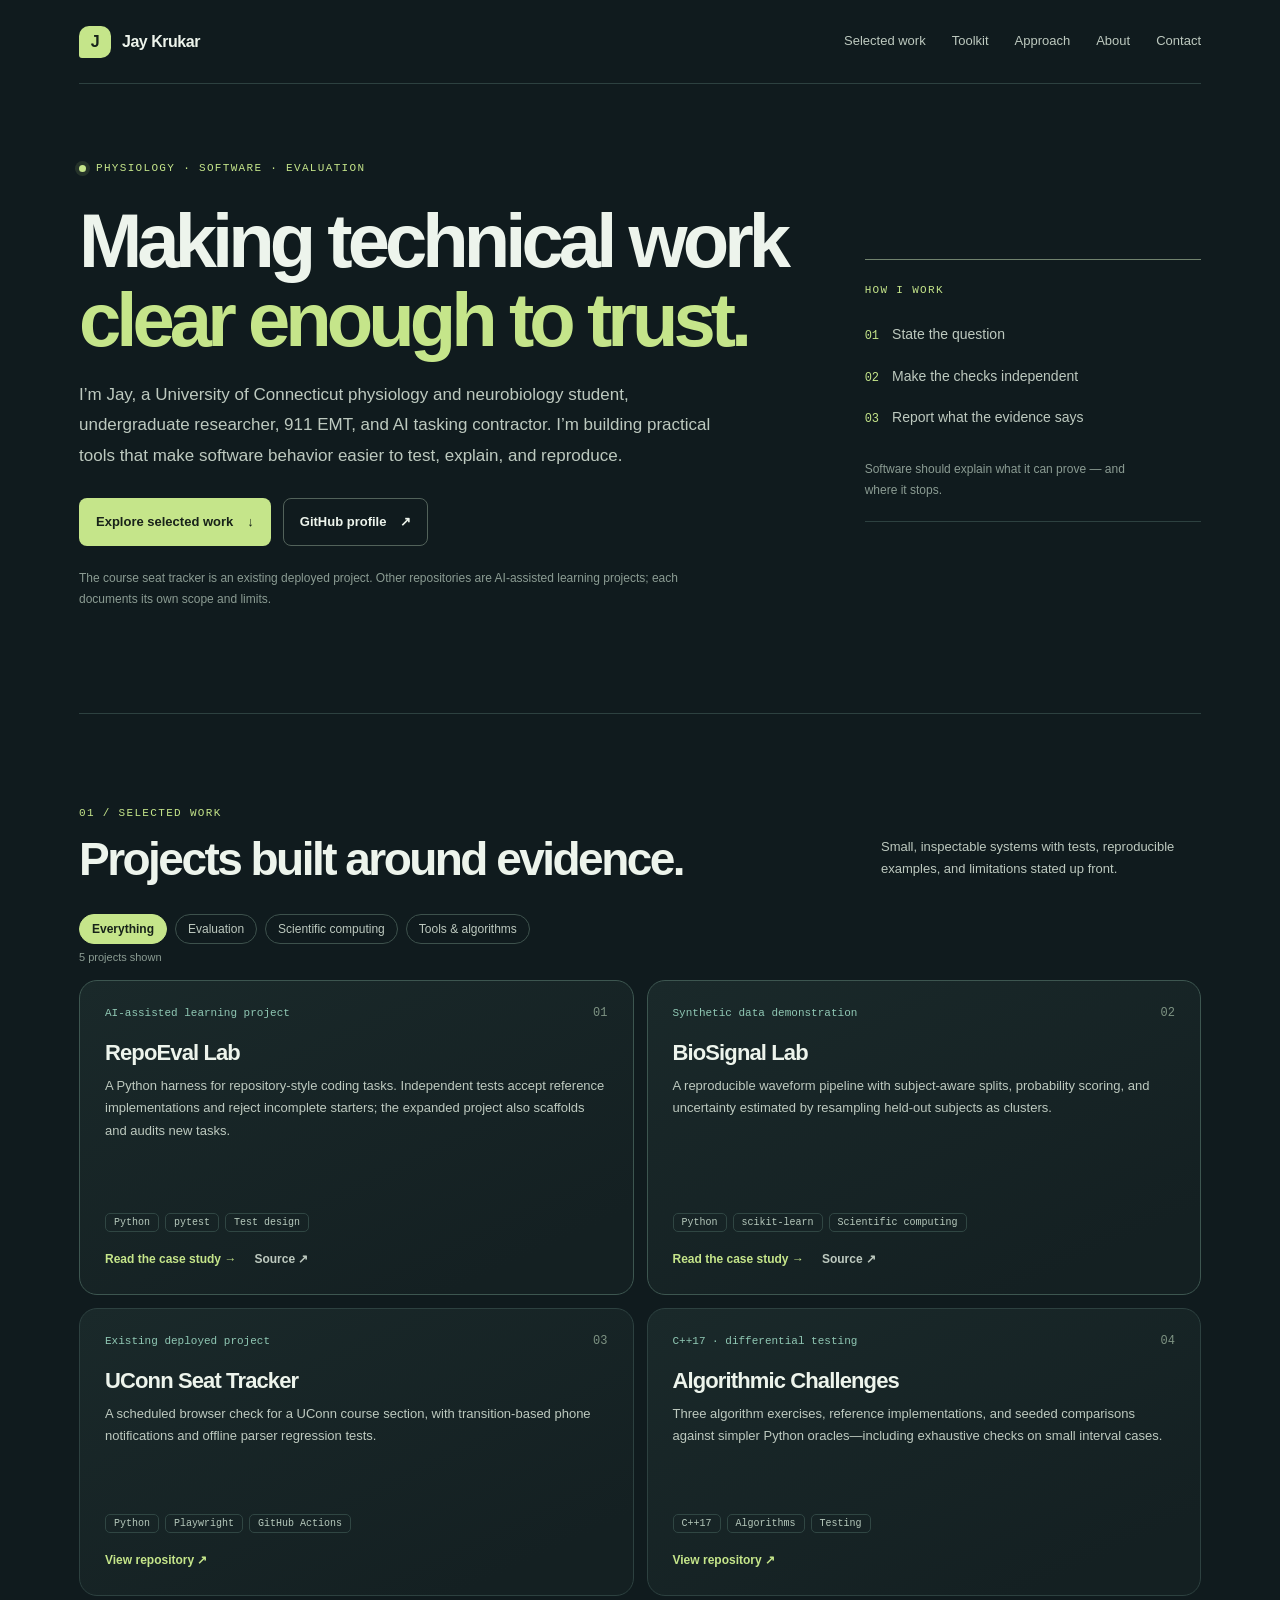
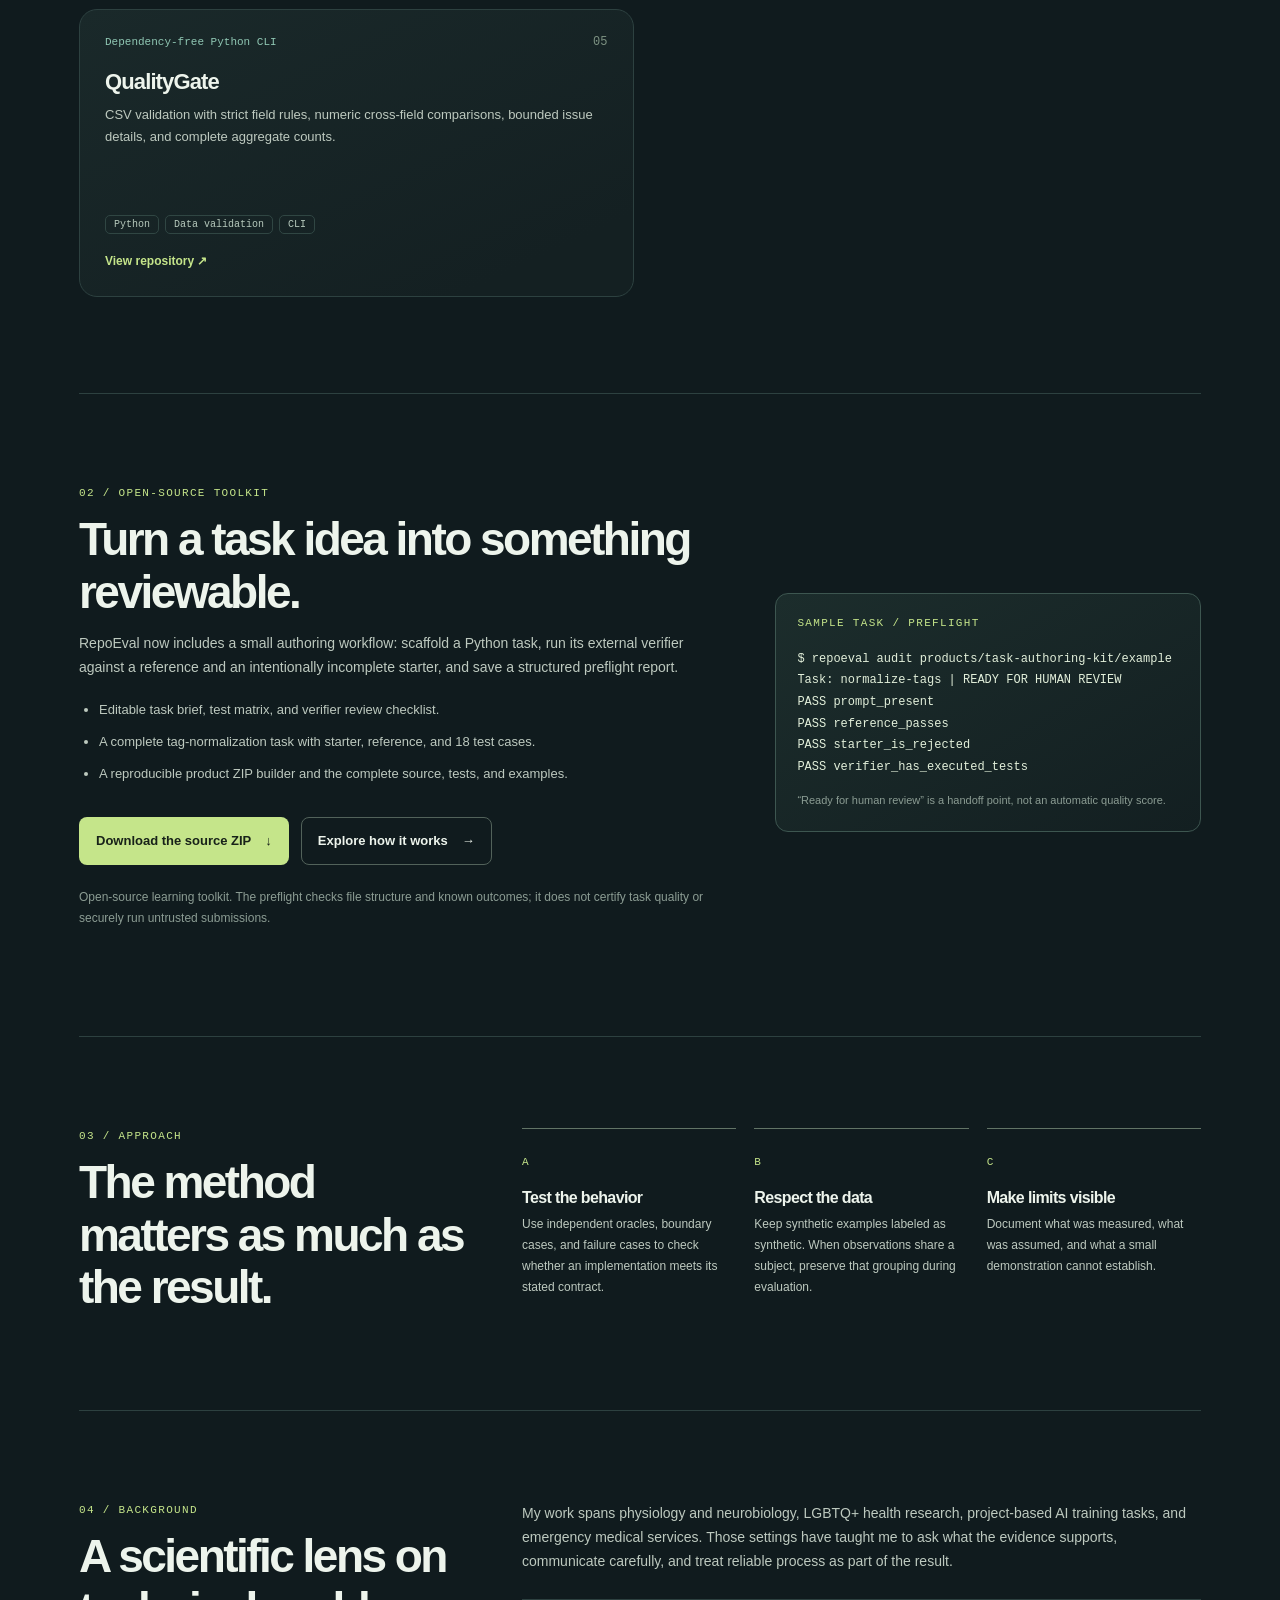
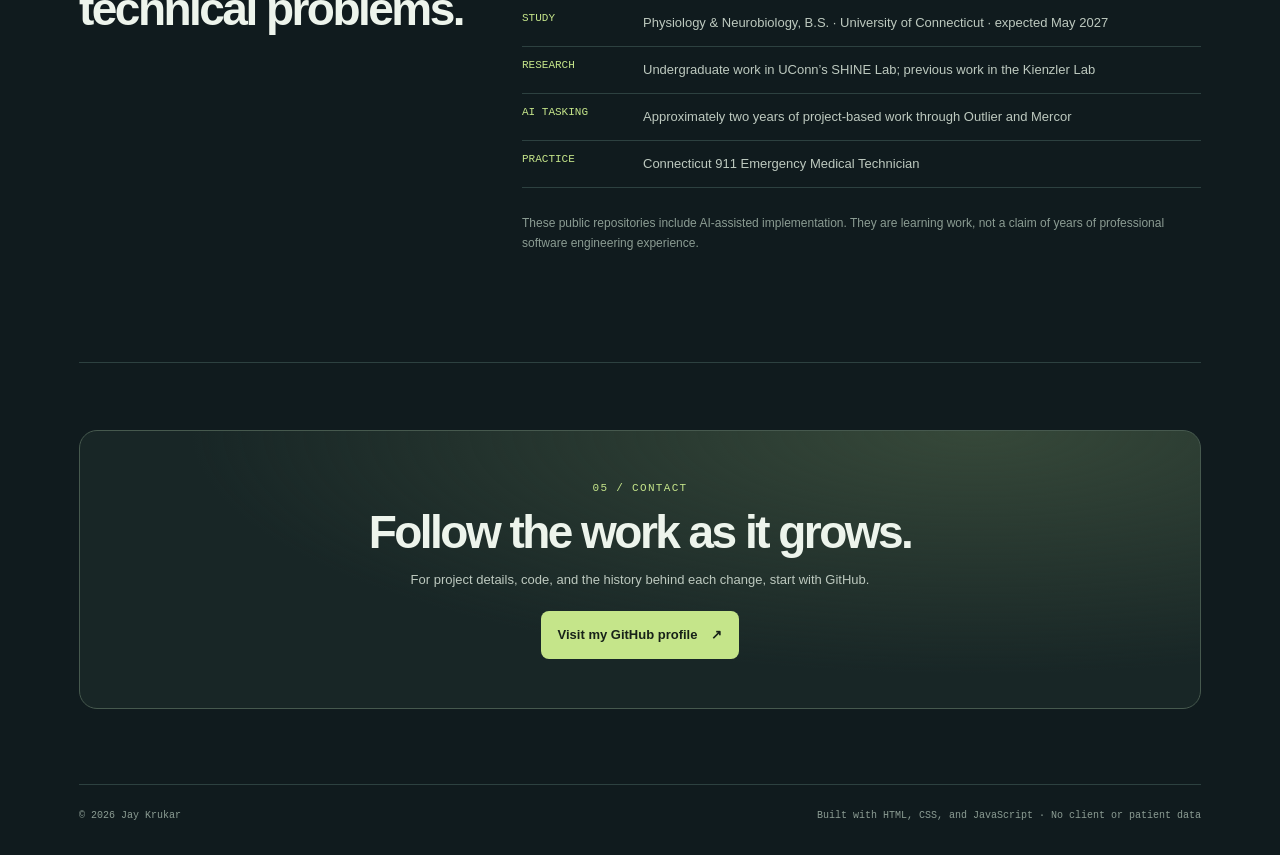
<file: index.html>
<!doctype html>
<html lang="en">
<head>
  <meta charset="utf-8">
  <meta name="viewport" content="width=device-width, initial-scale=1">
  <meta name="description" content="Jay Krukar's portfolio in software evaluation, scientific computing, biomedical data, and reliable Python tools.">
  <meta name="theme-color" content="#101b1e">
  <meta property="og:type" content="website">
  <meta property="og:title" content="Jay Krukar — Technical Portfolio">
  <meta property="og:description" content="A scientific lens on software evaluation, data, and reliable tools.">
  <meta property="og:url" content="https://jaykrukar.github.io/portfolio-site/">
  <meta name="twitter:card" content="summary">
  <title>Jay Krukar — Technical Portfolio</title>
  <link rel="icon" href="favicon.svg" type="image/svg+xml">
  <link rel="canonical" href="https://jaykrukar.github.io/portfolio-site/">
  <link rel="stylesheet" href="styles.css">
</head>
<body>
  <a class="skip-link" href="#main">Skip to content</a>
  <div class="shell">
    <nav class="top-nav" aria-label="Primary navigation">
      <a class="brand" href="#home" aria-label="Jay Krukar, home"><span class="brand-mark" aria-hidden="true">J</span><span>Jay Krukar</span></a>
      <div class="nav-links">
        <a href="#work">Selected work</a>
        <a href="#toolkit">Toolkit</a>
        <a href="#approach">Approach</a>
        <a href="#about">About</a>
        <a href="#contact">Contact</a>
      </div>
    </nav>

    <header class="hero" id="home">
      <div class="hero-copy">
        <p class="eyebrow"><span class="status-dot" aria-hidden="true"></span> Physiology · software · evaluation</p>
        <h1>Making technical work <em>clear enough to trust.</em></h1>
        <p class="lede">I’m Jay, a University of Connecticut physiology and neurobiology student, undergraduate researcher, 911 EMT, and AI tasking contractor. I’m building practical tools that make software behavior easier to test, explain, and reproduce.</p>
        <div class="cta-group">
          <a class="button primary" href="#work">Explore selected work <span aria-hidden="true">↓</span></a>
          <a class="button secondary" href="https://github.com/jaykrukar">GitHub profile <span aria-hidden="true">↗</span></a>
        </div>
        <p class="provenance-note">The course seat tracker is an existing deployed project. Other repositories are AI-assisted learning projects; each documents its own scope and limits.</p>
      </div>
      <aside class="hero-note" aria-label="Working principles">
        <p class="mono-label">HOW I WORK</p>
        <ol>
          <li><span>01</span> State the question</li>
          <li><span>02</span> Make the checks independent</li>
          <li><span>03</span> Report what the evidence says</li>
        </ol>
        <p class="hero-note-foot">Software should explain what it can prove — and where it stops.</p>
      </aside>
    </header>

    <main id="main">
      <section id="work" class="section work-section" aria-labelledby="work-title">
        <div class="section-heading">
          <div><p class="overline">01 / Selected work</p><h2 id="work-title">Projects built around evidence.</h2></div>
          <p class="small-intro">Small, inspectable systems with tests, reproducible examples, and limitations stated up front.</p>
        </div>
        <div class="filters" role="group" aria-label="Filter projects">
          <button class="filter active" type="button" data-filter="all" aria-pressed="true">Everything</button>
          <button class="filter" type="button" data-filter="evaluation" aria-pressed="false">Evaluation</button>
          <button class="filter" type="button" data-filter="science" aria-pressed="false">Scientific computing</button>
          <button class="filter" type="button" data-filter="tools" aria-pressed="false">Tools & algorithms</button>
        </div>
        <p class="filter-status" id="filter-status" aria-live="polite"></p>
        <div class="project-grid">
          <article class="project-card featured" data-tags="evaluation tools">
            <div class="card-top"><span class="pill">AI-assisted learning project</span><span class="card-index">01</span></div>
            <h3>RepoEval Lab</h3>
            <p>A Python harness for repository-style coding tasks. Independent tests accept reference implementations and reject incomplete starters; the expanded project also scaffolds and audits new tasks.</p>
            <div class="tags"><span>Python</span><span>pytest</span><span>Test design</span></div>
            <div class="card-links"><a class="repo-link" href="case-study-repoeval.html">Read the case study <span aria-hidden="true">→</span></a><a class="text-link" href="https://github.com/jaykrukar/repoeval-lab">Source <span aria-hidden="true">↗</span></a></div>
          </article>
          <article class="project-card featured" data-tags="science evaluation">
            <div class="card-top"><span class="pill">Synthetic data demonstration</span><span class="card-index">02</span></div>
            <h3>BioSignal Lab</h3>
            <p>A reproducible waveform pipeline with subject-aware splits, probability scoring, and uncertainty estimated by resampling held-out subjects as clusters.</p>
            <div class="tags"><span>Python</span><span>scikit-learn</span><span>Scientific computing</span></div>
            <div class="card-links"><a class="repo-link" href="case-study-biosignal.html">Read the case study <span aria-hidden="true">→</span></a><a class="text-link" href="https://github.com/jaykrukar/biosignal-lab">Source <span aria-hidden="true">↗</span></a></div>
          </article>
          <article class="project-card" data-tags="tools evaluation">
            <div class="card-top"><span class="pill">Existing deployed project</span><span class="card-index">03</span></div>
            <h3>UConn Seat Tracker</h3>
            <p>A scheduled browser check for a UConn course section, with transition-based phone notifications and offline parser regression tests.</p>
            <div class="tags"><span>Python</span><span>Playwright</span><span>GitHub Actions</span></div>
            <a class="repo-link" href="https://github.com/jaykrukar/pnb-3253w-alert">View repository <span aria-hidden="true">↗</span></a>
          </article>
          <article class="project-card" data-tags="tools">
            <div class="card-top"><span class="pill">C++17 · differential testing</span><span class="card-index">04</span></div>
            <h3>Algorithmic Challenges</h3>
            <p>Three algorithm exercises, reference implementations, and seeded comparisons against simpler Python oracles—including exhaustive checks on small interval cases.</p>
            <div class="tags"><span>C++17</span><span>Algorithms</span><span>Testing</span></div>
            <a class="repo-link" href="https://github.com/jaykrukar/algorithmic-challenges">View repository <span aria-hidden="true">↗</span></a>
          </article>
          <article class="project-card" data-tags="tools science">
            <div class="card-top"><span class="pill">Dependency-free Python CLI</span><span class="card-index">05</span></div>
            <h3>QualityGate</h3>
            <p>CSV validation with strict field rules, numeric cross-field comparisons, bounded issue details, and complete aggregate counts.</p>
            <div class="tags"><span>Python</span><span>Data validation</span><span>CLI</span></div>
            <a class="repo-link" href="https://github.com/jaykrukar/data-quality-cli">View repository <span aria-hidden="true">↗</span></a>
          </article>
        </div>
      </section>

      <section id="toolkit" class="section toolkit-section" aria-labelledby="toolkit-title">
        <div class="toolkit-copy">
          <p class="overline">02 / Open-source toolkit</p>
          <h2 id="toolkit-title">Turn a task idea into something reviewable.</h2>
          <p>RepoEval now includes a small authoring workflow: scaffold a Python task, run its external verifier against a reference and an intentionally incomplete starter, and save a structured preflight report.</p>
          <ul class="toolkit-list">
            <li>Editable task brief, test matrix, and verifier review checklist.</li>
            <li>A complete tag-normalization task with starter, reference, and 18 test cases.</li>
            <li>A reproducible product ZIP builder and the complete source, tests, and examples.</li>
          </ul>
          <div class="cta-group">
            <a class="button primary" href="https://github.com/jaykrukar/repoeval-lab/archive/refs/heads/main.zip">Download the source ZIP <span aria-hidden="true">↓</span></a>
            <a class="button secondary" href="task-authoring-kit.html">Explore how it works <span aria-hidden="true">→</span></a>
          </div>
          <p class="provenance-note">Open-source learning toolkit. The preflight checks file structure and known outcomes; it does not certify task quality or securely run untrusted submissions.</p>
        </div>
        <aside class="toolkit-terminal" aria-label="Example task preflight summary">
          <p class="mono-label">SAMPLE TASK / PREFLIGHT</p>
          <pre><code>$ repoeval audit products/task-authoring-kit/example
Task: normalize-tags | READY FOR HUMAN REVIEW
PASS prompt_present
PASS reference_passes
PASS starter_is_rejected
PASS verifier_has_executed_tests</code></pre>
          <p>“Ready for human review” is a handoff point, not an automatic quality score.</p>
        </aside>
      </section>

      <section id="approach" class="section approach-section" aria-labelledby="approach-title">
        <div><p class="overline">03 / Approach</p><h2 id="approach-title">The method matters as much as the result.</h2></div>
        <div class="approach-grid">
          <article><span class="approach-number">A</span><h3>Test the behavior</h3><p>Use independent oracles, boundary cases, and failure cases to check whether an implementation meets its stated contract.</p></article>
          <article><span class="approach-number">B</span><h3>Respect the data</h3><p>Keep synthetic examples labeled as synthetic. When observations share a subject, preserve that grouping during evaluation.</p></article>
          <article><span class="approach-number">C</span><h3>Make limits visible</h3><p>Document what was measured, what was assumed, and what a small demonstration cannot establish.</p></article>
        </div>
      </section>

      <section id="about" class="section about-section" aria-labelledby="about-title">
        <div><p class="overline">04 / Background</p><h2 id="about-title">A scientific lens on technical problems.</h2></div>
        <div class="about-copy">
          <p>My work spans physiology and neurobiology, LGBTQ+ health research, project-based AI training tasks, and emergency medical services. Those settings have taught me to ask what the evidence supports, communicate carefully, and treat reliable process as part of the result.</p>
          <dl class="facts">
            <div><dt>Study</dt><dd>Physiology & Neurobiology, B.S. · University of Connecticut · expected May 2027</dd></div>
            <div><dt>Research</dt><dd>Undergraduate work in UConn’s SHINE Lab; previous work in the Kienzler Lab</dd></div>
            <div><dt>AI tasking</dt><dd>Approximately two years of project-based work through Outlier and Mercor</dd></div>
            <div><dt>Practice</dt><dd>Connecticut 911 Emergency Medical Technician</dd></div>
          </dl>
          <p class="provenance-note">These public repositories include AI-assisted implementation. They are learning work, not a claim of years of professional software engineering experience.</p>
        </div>
      </section>

      <section id="contact" class="contact-section" aria-labelledby="contact-title">
        <p class="overline">05 / Contact</p><h2 id="contact-title">Follow the work as it grows.</h2>
        <p>For project details, code, and the history behind each change, start with GitHub.</p>
        <a class="button primary" href="https://github.com/jaykrukar">Visit my GitHub profile <span aria-hidden="true">↗</span></a>
      </section>
    </main>
    <footer><span>© <span id="year">2026</span> Jay Krukar</span><span>Built with HTML, CSS, and JavaScript · No client or patient data</span></footer>
  </div>
  <script src="app.js" defer></script>
</body>
</html>
</file>
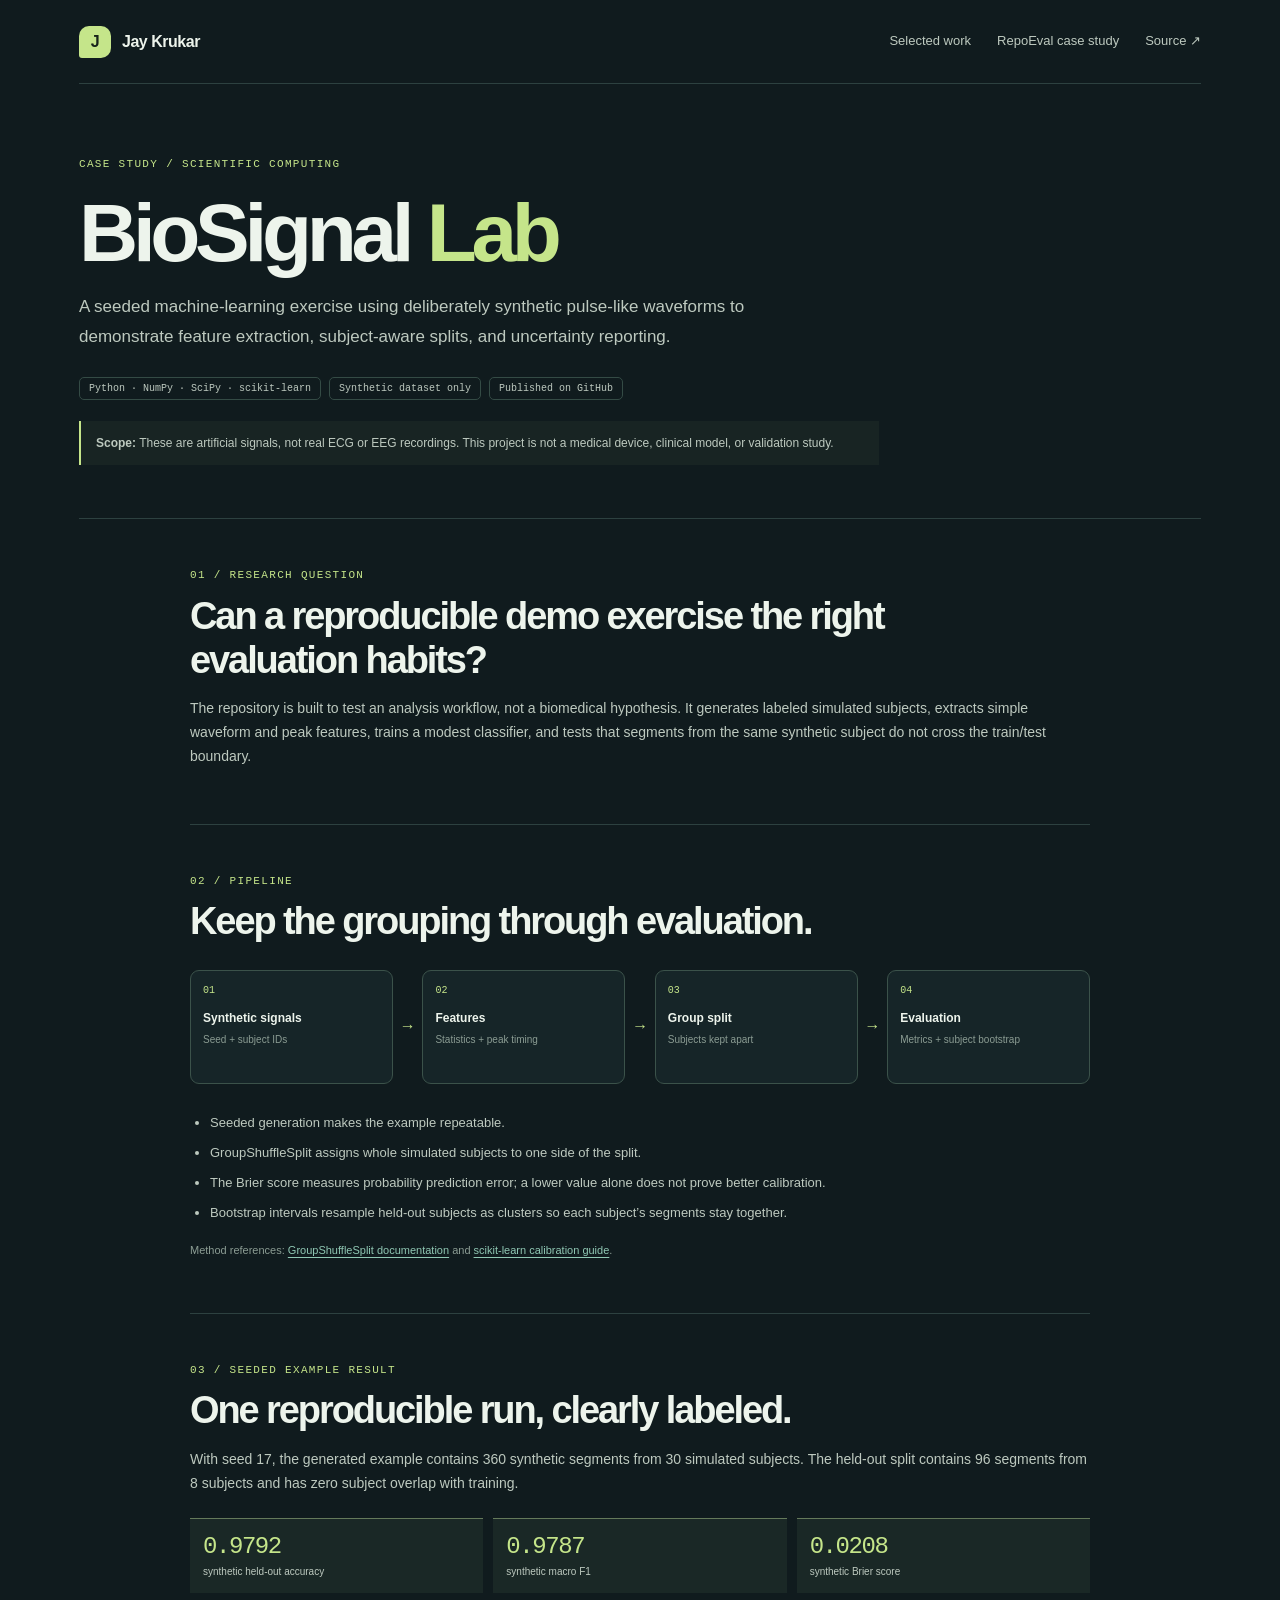
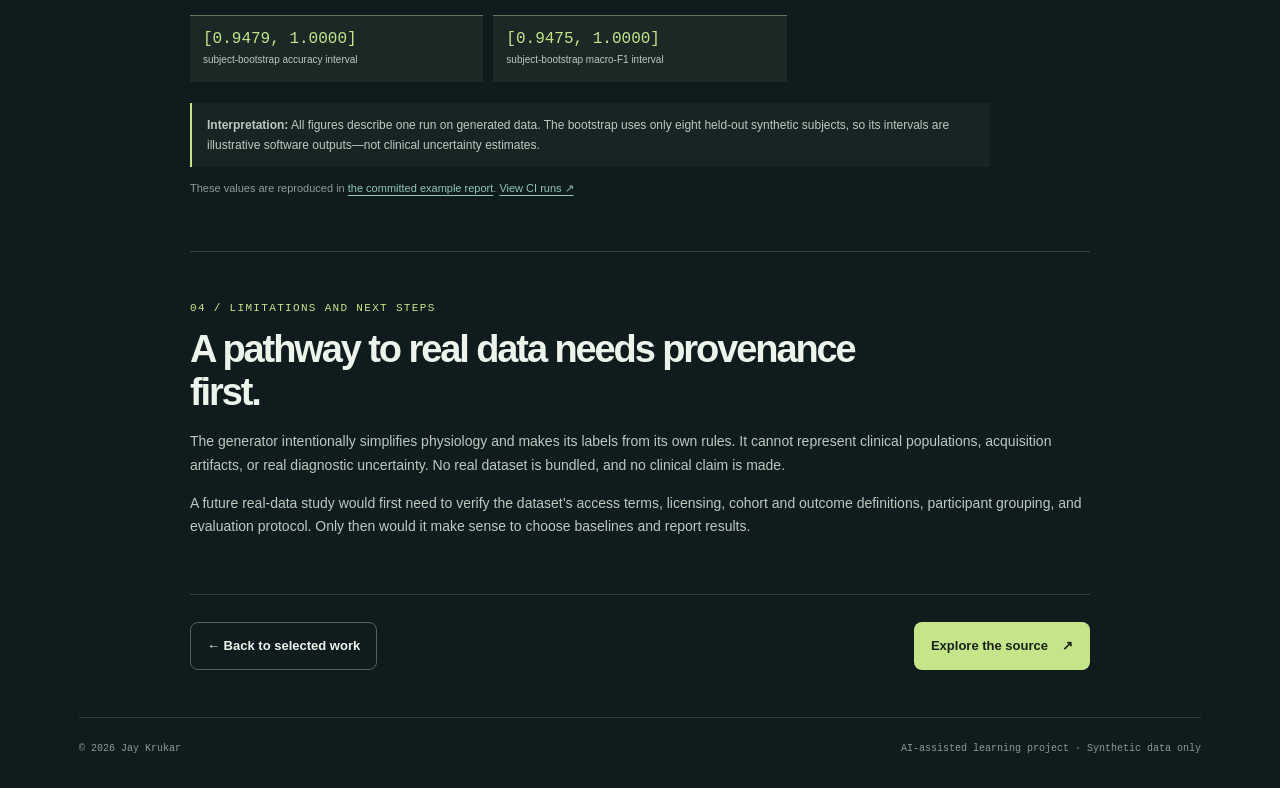
<file: case-study-biosignal.html>
<!doctype html>
<html lang="en">
<head>
  <meta charset="utf-8">
  <meta name="viewport" content="width=device-width, initial-scale=1">
  <meta name="description" content="BioSignal Lab case study: a reproducible synthetic waveform pipeline with subject-aware evaluation and uncertainty reporting.">
  <meta name="theme-color" content="#101b1e">
  <meta property="og:type" content="article">
  <meta property="og:title" content="BioSignal Lab — Jay Krukar">
  <meta property="og:description" content="A synthetic signal pipeline demonstrating subject-aware splits and cluster bootstrap intervals.">
  <title>BioSignal Lab — Jay Krukar</title>
  <link rel="icon" href="favicon.svg" type="image/svg+xml">
  <link rel="canonical" href="https://jaykrukar.github.io/portfolio-site/case-study-biosignal.html">
  <link rel="stylesheet" href="styles.css">
</head>
<body>
  <a class="skip-link" href="#main">Skip to content</a>
  <div class="shell">
    <nav class="top-nav" aria-label="Primary navigation">
      <a class="brand" href="index.html"><span class="brand-mark" aria-hidden="true">J</span><span>Jay Krukar</span></a>
      <div class="nav-links"><a href="index.html#work">Selected work</a><a href="case-study-repoeval.html">RepoEval case study</a><a href="https://github.com/jaykrukar/biosignal-lab">Source ↗</a></div>
    </nav>
    <header class="case-hero">
      <p class="overline">Case study / scientific computing</p>
      <h1>BioSignal <em>Lab</em></h1>
      <p class="lede">A seeded machine-learning exercise using deliberately synthetic pulse-like waveforms to demonstrate feature extraction, subject-aware splits, and uncertainty reporting.</p>
      <div class="case-meta"><span>Python · NumPy · SciPy · scikit-learn</span><span>Synthetic dataset only</span><span>Published on GitHub</span></div>
      <p class="scope-banner"><strong>Scope:</strong> These are artificial signals, not real ECG or EEG recordings. This project is not a medical device, clinical model, or validation study.</p>
    </header>
    <main id="main" class="case-main">
      <section class="case-section">
        <p class="overline">01 / Research question</p>
        <h2>Can a reproducible demo exercise the right evaluation habits?</h2>
        <p>The repository is built to test an analysis workflow, not a biomedical hypothesis. It generates labeled simulated subjects, extracts simple waveform and peak features, trains a modest classifier, and tests that segments from the same synthetic subject do not cross the train/test boundary.</p>
      </section>
      <section class="case-section">
        <p class="overline">02 / Pipeline</p>
        <h2>Keep the grouping through evaluation.</h2>
        <div class="flow" role="img" aria-label="Machine-learning flow: seeded synthetic signals retain subject IDs through feature extraction, group-aware split, and held-out metrics.">
          <div class="flow-step"><span>01</span><strong>Synthetic signals</strong><small>Seed + subject IDs</small></div><span class="flow-arrow" aria-hidden="true">→</span>
          <div class="flow-step"><span>02</span><strong>Features</strong><small>Statistics + peak timing</small></div><span class="flow-arrow" aria-hidden="true">→</span>
          <div class="flow-step"><span>03</span><strong>Group split</strong><small>Subjects kept apart</small></div><span class="flow-arrow" aria-hidden="true">→</span>
          <div class="flow-step"><span>04</span><strong>Evaluation</strong><small>Metrics + subject bootstrap</small></div>
        </div>
        <ul class="case-list">
          <li>Seeded generation makes the example repeatable.</li>
          <li>GroupShuffleSplit assigns whole simulated subjects to one side of the split.</li>
          <li>The Brier score measures probability prediction error; a lower value alone does not prove better calibration.</li>
          <li>Bootstrap intervals resample held-out subjects as clusters so each subject’s segments stay together.</li>
        </ul>
        <p class="source-note">Method references: <a href="https://scikit-learn.org/stable/modules/generated/sklearn.model_selection.GroupShuffleSplit.html">GroupShuffleSplit documentation</a> and <a href="https://scikit-learn.org/stable/modules/calibration.html">scikit-learn calibration guide</a>.</p>
      </section>
      <section class="case-section">
        <p class="overline">03 / Seeded example result</p>
        <h2>One reproducible run, clearly labeled.</h2>
        <p>With seed 17, the generated example contains 360 synthetic segments from 30 simulated subjects. The held-out split contains 96 segments from 8 subjects and has zero subject overlap with training.</p>
        <div class="metrics-grid">
          <div><span class="metric-number">0.9792</span><span class="metric-label">synthetic held-out accuracy</span></div>
          <div><span class="metric-number">0.9787</span><span class="metric-label">synthetic macro F1</span></div>
          <div><span class="metric-number">0.0208</span><span class="metric-label">synthetic Brier score</span></div>
        </div>
        <div class="result-strip"><div><span class="result-value">[0.9479, 1.0000]</span><span class="result-label">subject-bootstrap accuracy interval</span></div><div><span class="result-value">[0.9475, 1.0000]</span><span class="result-label">subject-bootstrap macro-F1 interval</span></div></div>
        <p class="scope-banner"><strong>Interpretation:</strong> All figures describe one run on generated data. The bootstrap uses only eight held-out synthetic subjects, so its intervals are illustrative software outputs—not clinical uncertainty estimates.</p>
        <p class="source-note">These values are reproduced in <a href="https://github.com/jaykrukar/biosignal-lab/blob/main/docs/demo_report.json">the committed example report</a>. <a href="https://github.com/jaykrukar/biosignal-lab/actions">View CI runs ↗</a></p>
      </section>
      <section class="case-section">
        <p class="overline">04 / Limitations and next steps</p>
        <h2>A pathway to real data needs provenance first.</h2>
        <p>The generator intentionally simplifies physiology and makes its labels from its own rules. It cannot represent clinical populations, acquisition artifacts, or real diagnostic uncertainty. No real dataset is bundled, and no clinical claim is made.</p>
        <p>A future real-data study would first need to verify the dataset’s access terms, licensing, cohort and outcome definitions, participant grouping, and evaluation protocol. Only then would it make sense to choose baselines and report results.</p>
      </section>
      <div class="case-footer-links"><a class="button secondary" href="index.html#work">← Back to selected work</a><a class="button primary" href="https://github.com/jaykrukar/biosignal-lab">Explore the source <span aria-hidden="true">↗</span></a></div>
    </main>
    <footer><span>© <span id="year">2026</span> Jay Krukar</span><span>AI-assisted learning project · Synthetic data only</span></footer>
  </div>
  <script src="app.js" defer></script>
</body>
</html>
</file>
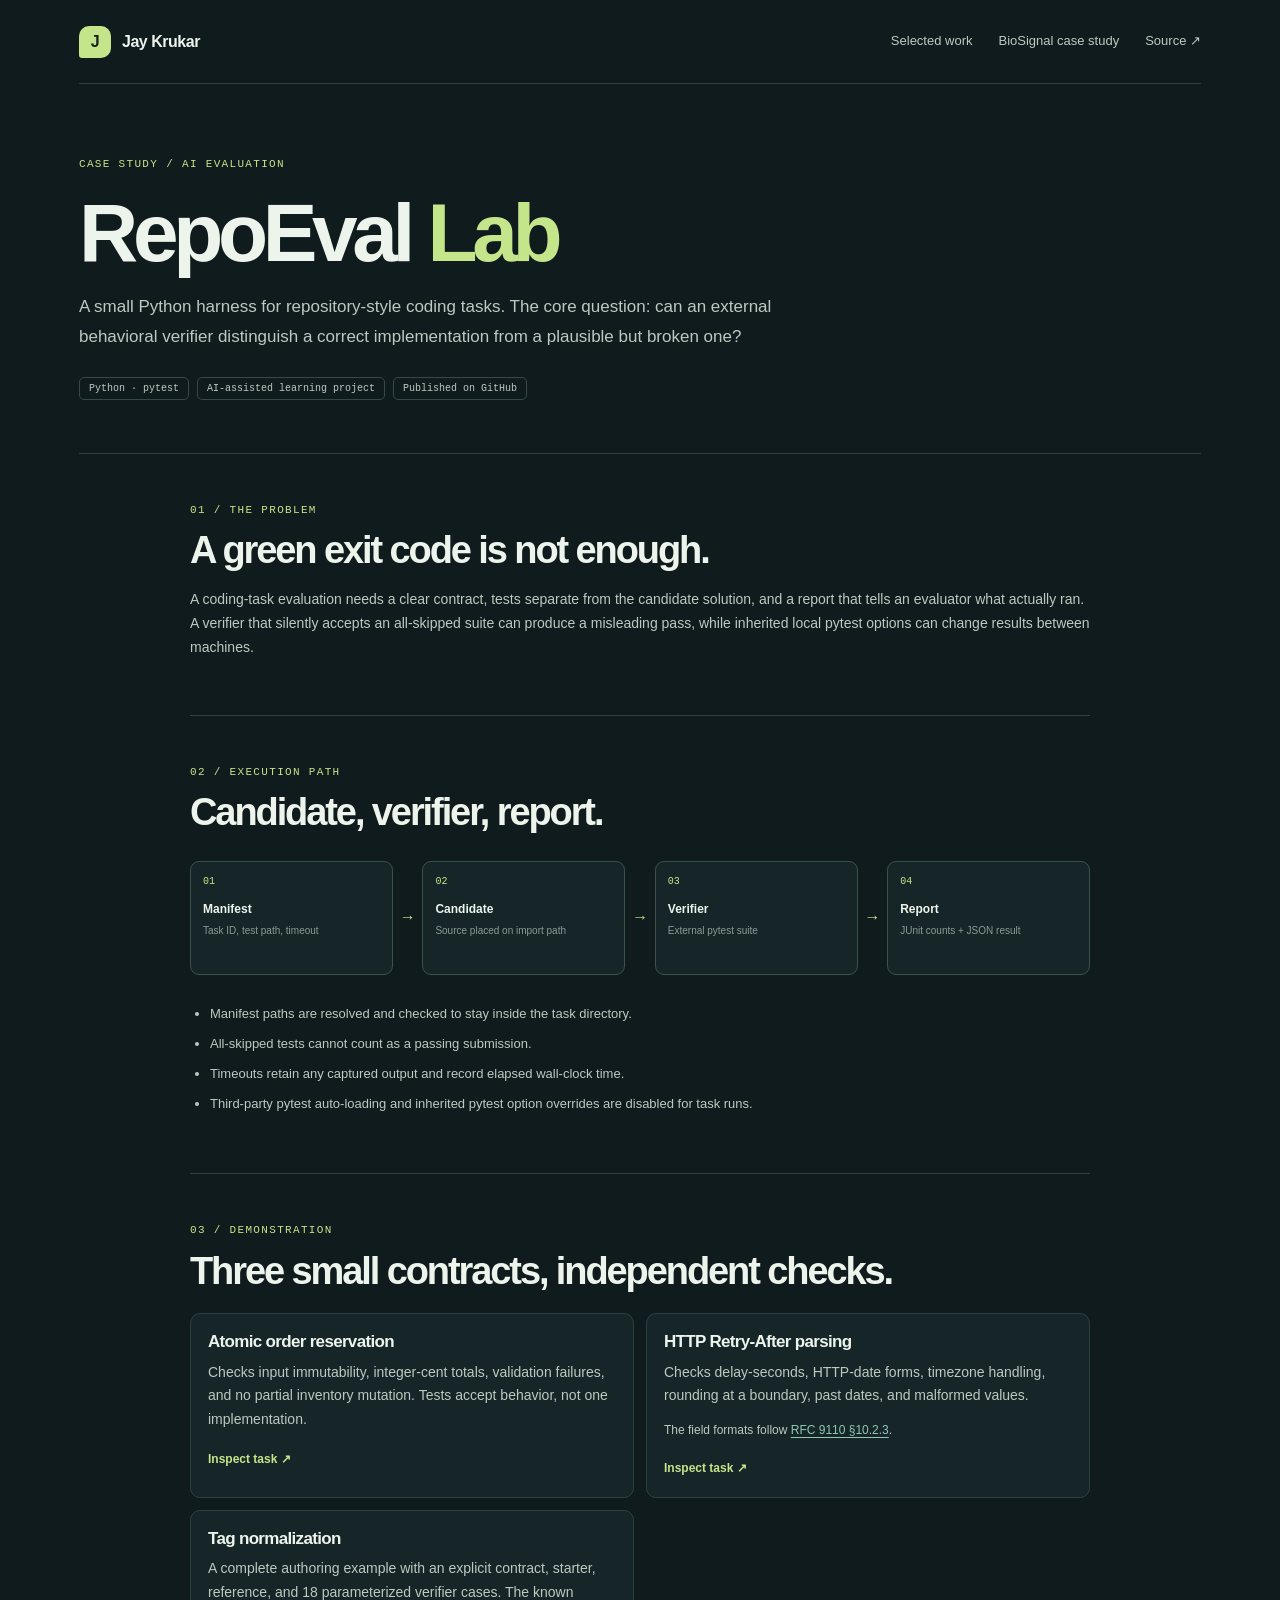
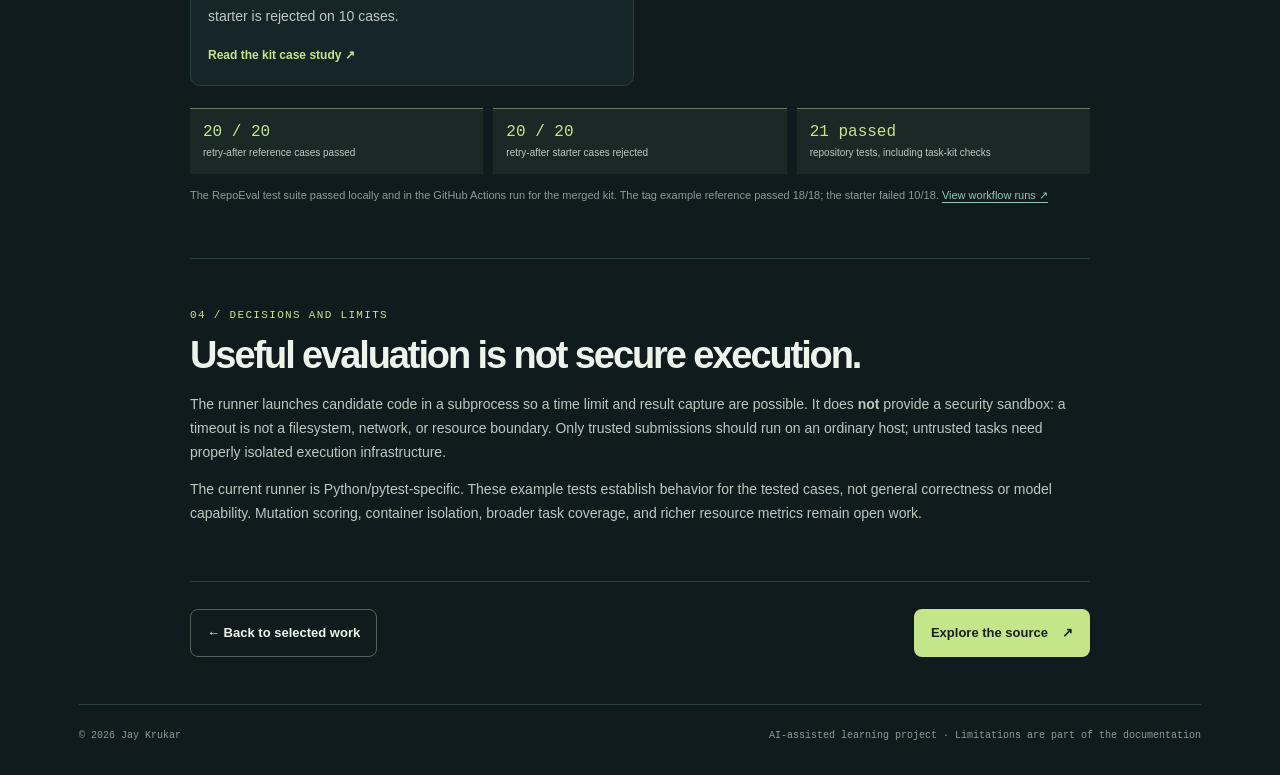
<file: case-study-repoeval.html>
<!doctype html>
<html lang="en">
<head>
  <meta charset="utf-8">
  <meta name="viewport" content="width=device-width, initial-scale=1">
  <meta name="description" content="RepoEval Lab case study: a Python evaluation harness with external verifiers, timeout reporting, and independent coding tasks.">
  <meta name="theme-color" content="#101b1e">
  <meta property="og:type" content="article">
  <meta property="og:title" content="RepoEval Lab — Jay Krukar">
  <meta property="og:description" content="An inspectable coding-task verifier with independent tests and explicit limits.">
  <title>RepoEval Lab — Jay Krukar</title>
  <link rel="icon" href="favicon.svg" type="image/svg+xml">
  <link rel="canonical" href="https://jaykrukar.github.io/portfolio-site/case-study-repoeval.html">
  <link rel="stylesheet" href="styles.css">
</head>
<body>
  <a class="skip-link" href="#main">Skip to content</a>
  <div class="shell">
    <nav class="top-nav" aria-label="Primary navigation">
      <a class="brand" href="index.html"><span class="brand-mark" aria-hidden="true">J</span><span>Jay Krukar</span></a>
      <div class="nav-links"><a href="index.html#work">Selected work</a><a href="case-study-biosignal.html">BioSignal case study</a><a href="https://github.com/jaykrukar/repoeval-lab">Source ↗</a></div>
    </nav>
    <header class="case-hero">
      <p class="overline">Case study / AI evaluation</p>
      <h1>RepoEval <em>Lab</em></h1>
      <p class="lede">A small Python harness for repository-style coding tasks. The core question: can an external behavioral verifier distinguish a correct implementation from a plausible but broken one?</p>
      <div class="case-meta"><span>Python · pytest</span><span>AI-assisted learning project</span><span>Published on GitHub</span></div>
    </header>
    <main id="main" class="case-main">
      <section class="case-section">
        <p class="overline">01 / The problem</p>
        <h2>A green exit code is not enough.</h2>
        <p>A coding-task evaluation needs a clear contract, tests separate from the candidate solution, and a report that tells an evaluator what actually ran. A verifier that silently accepts an all-skipped suite can produce a misleading pass, while inherited local pytest options can change results between machines.</p>
      </section>
      <section class="case-section">
        <p class="overline">02 / Execution path</p>
        <h2>Candidate, verifier, report.</h2>
        <div class="flow" role="img" aria-label="Evaluation flow: task manifest and candidate directory enter a pytest subprocess, which produces a JUnit result and structured JSON report.">
          <div class="flow-step"><span>01</span><strong>Manifest</strong><small>Task ID, test path, timeout</small></div><span class="flow-arrow" aria-hidden="true">→</span>
          <div class="flow-step"><span>02</span><strong>Candidate</strong><small>Source placed on import path</small></div><span class="flow-arrow" aria-hidden="true">→</span>
          <div class="flow-step"><span>03</span><strong>Verifier</strong><small>External pytest suite</small></div><span class="flow-arrow" aria-hidden="true">→</span>
          <div class="flow-step"><span>04</span><strong>Report</strong><small>JUnit counts + JSON result</small></div>
        </div>
        <ul class="case-list">
          <li>Manifest paths are resolved and checked to stay inside the task directory.</li>
          <li>All-skipped tests cannot count as a passing submission.</li>
          <li>Timeouts retain any captured output and record elapsed wall-clock time.</li>
          <li>Third-party pytest auto-loading and inherited pytest option overrides are disabled for task runs.</li>
        </ul>
      </section>
      <section class="case-section">
        <p class="overline">03 / Demonstration</p>
        <h2>Three small contracts, independent checks.</h2>
        <div class="case-grid">
          <article class="case-card"><h3>Atomic order reservation</h3><p>Checks input immutability, integer-cent totals, validation failures, and no partial inventory mutation. Tests accept behavior, not one implementation.</p><a class="repo-link" href="https://github.com/jaykrukar/repoeval-lab/tree/main/examples/order-reservation">Inspect task ↗</a></article>
          <article class="case-card"><h3>HTTP Retry-After parsing</h3><p>Checks delay-seconds, HTTP-date forms, timezone handling, rounding at a boundary, past dates, and malformed values.</p><p class="source-note">The field formats follow <a href="https://www.rfc-editor.org/rfc/rfc9110.html#section-10.2.3">RFC 9110 §10.2.3</a>.</p><a class="repo-link" href="https://github.com/jaykrukar/repoeval-lab/tree/main/examples/retry-after">Inspect task ↗</a></article>
          <article class="case-card"><h3>Tag normalization</h3><p>A complete authoring example with an explicit contract, starter, reference, and 18 parameterized verifier cases. The known starter is rejected on 10 cases.</p><a class="repo-link" href="task-authoring-kit.html">Read the kit case study ↗</a></article>
        </div>
        <div class="result-strip"><div><span class="result-value">20 / 20</span><span class="result-label">retry-after reference cases passed</span></div><div><span class="result-value">20 / 20</span><span class="result-label">retry-after starter cases rejected</span></div><div><span class="result-value">21 passed</span><span class="result-label">repository tests, including task-kit checks</span></div></div>
        <p class="source-note">The RepoEval test suite passed locally and in the GitHub Actions run for the merged kit. The tag example reference passed 18/18; the starter failed 10/18. <a href="https://github.com/jaykrukar/repoeval-lab/actions">View workflow runs ↗</a></p>
      </section>
      <section class="case-section">
        <p class="overline">04 / Decisions and limits</p>
        <h2>Useful evaluation is not secure execution.</h2>
        <p>The runner launches candidate code in a subprocess so a time limit and result capture are possible. It does <strong>not</strong> provide a security sandbox: a timeout is not a filesystem, network, or resource boundary. Only trusted submissions should run on an ordinary host; untrusted tasks need properly isolated execution infrastructure.</p>
        <p>The current runner is Python/pytest-specific. These example tests establish behavior for the tested cases, not general correctness or model capability. Mutation scoring, container isolation, broader task coverage, and richer resource metrics remain open work.</p>
      </section>
      <div class="case-footer-links"><a class="button secondary" href="index.html#work">← Back to selected work</a><a class="button primary" href="https://github.com/jaykrukar/repoeval-lab">Explore the source <span aria-hidden="true">↗</span></a></div>
    </main>
    <footer><span>© <span id="year">2026</span> Jay Krukar</span><span>AI-assisted learning project · Limitations are part of the documentation</span></footer>
  </div>
  <script src="app.js" defer></script>
</body>
</html>
</file>
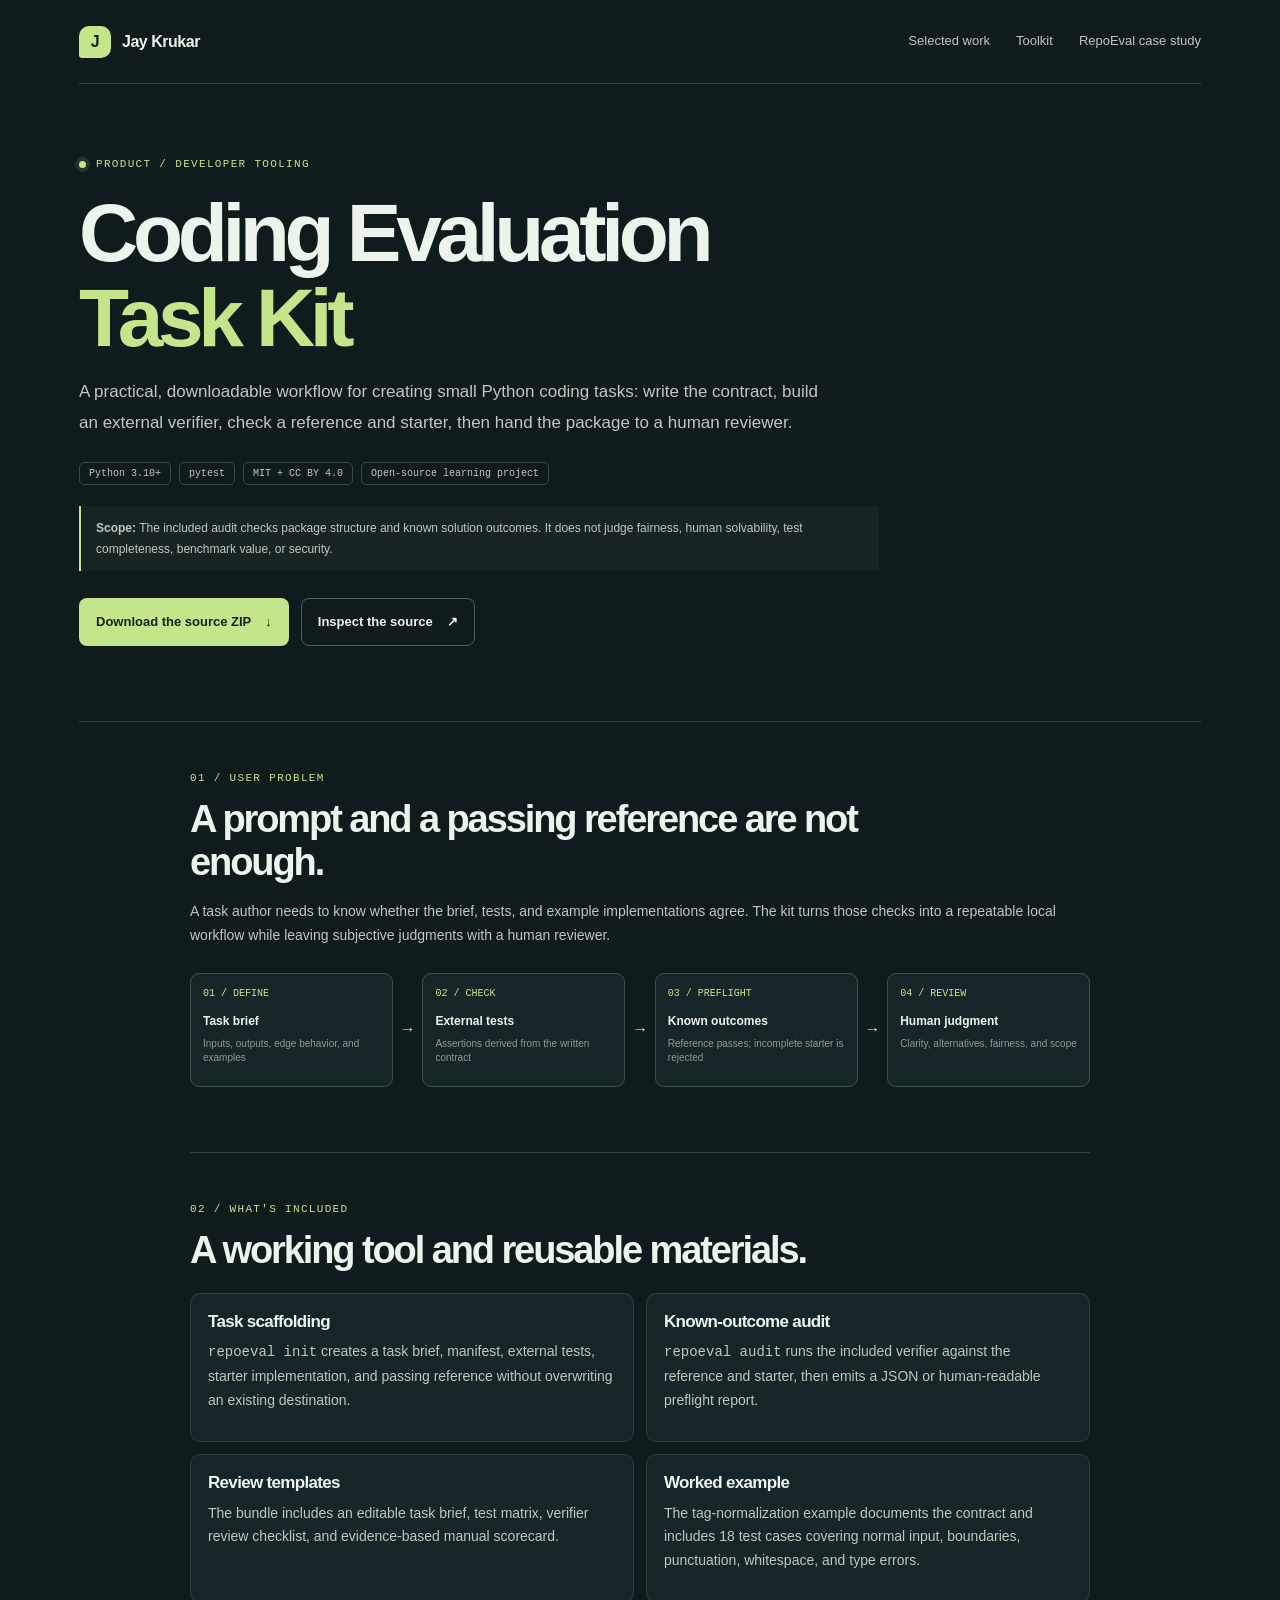
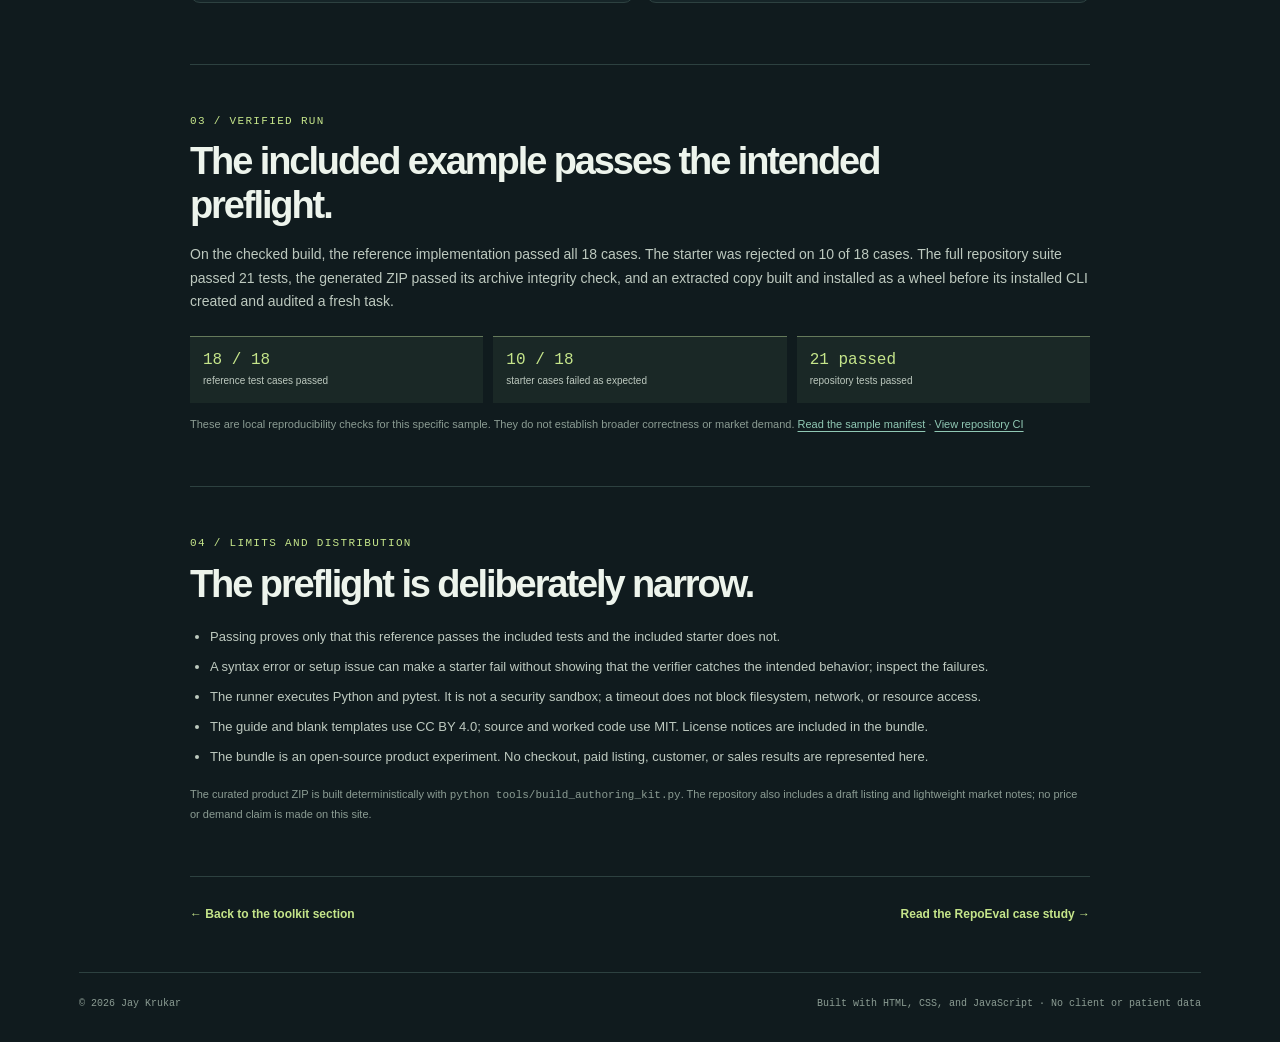
<file: task-authoring-kit.html>
<!doctype html>
<html lang="en">
<head>
  <meta charset="utf-8">
  <meta name="viewport" content="width=device-width, initial-scale=1">
  <meta name="description" content="An open-source Python kit for scaffolding and preflighting coding evaluation tasks, with a complete example and review templates.">
  <meta name="theme-color" content="#101b1e">
  <meta property="og:type" content="article">
  <meta property="og:title" content="Coding Evaluation Task Authoring Kit — Jay Krukar">
  <meta property="og:description" content="A working task scaffold, reference/starter preflight, review checklists, and a downloadable bundle.">
  <meta property="og:url" content="https://jaykrukar.github.io/portfolio-site/task-authoring-kit.html">
  <meta name="twitter:card" content="summary">
  <title>Coding Evaluation Task Authoring Kit — Jay Krukar</title>
  <link rel="icon" href="favicon.svg" type="image/svg+xml">
  <link rel="canonical" href="https://jaykrukar.github.io/portfolio-site/task-authoring-kit.html">
  <link rel="stylesheet" href="styles.css">
</head>
<body>
  <a class="skip-link" href="#main">Skip to content</a>
  <div class="shell">
    <nav class="top-nav" aria-label="Primary navigation">
      <a class="brand" href="index.html"><span class="brand-mark" aria-hidden="true">J</span><span>Jay Krukar</span></a>
      <div class="nav-links">
        <a href="index.html#work">Selected work</a>
        <a href="index.html#toolkit">Toolkit</a>
        <a href="case-study-repoeval.html">RepoEval case study</a>
      </div>
    </nav>

    <header class="case-hero">
      <p class="eyebrow"><span class="status-dot" aria-hidden="true"></span> PRODUCT / DEVELOPER TOOLING</p>
      <h1>Coding Evaluation <em>Task Kit</em></h1>
      <p class="lede">A practical, downloadable workflow for creating small Python coding tasks: write the contract, build an external verifier, check a reference and starter, then hand the package to a human reviewer.</p>
      <div class="case-meta"><span>Python 3.10+</span><span>pytest</span><span>MIT + CC BY 4.0</span><span>Open-source learning project</span></div>
      <p class="scope-banner"><strong>Scope:</strong> The included audit checks package structure and known solution outcomes. It does not judge fairness, human solvability, test completeness, benchmark value, or security.</p>
      <div class="cta-group">
        <a class="button primary" href="https://github.com/jaykrukar/repoeval-lab/archive/refs/heads/main.zip">Download the source ZIP <span aria-hidden="true">↓</span></a>
        <a class="button secondary" href="https://github.com/jaykrukar/repoeval-lab">Inspect the source <span aria-hidden="true">↗</span></a>
      </div>
    </header>

    <main id="main" class="case-main">
      <section class="case-section" aria-labelledby="question-title">
        <p class="overline">01 / USER PROBLEM</p>
        <h2 id="question-title">A prompt and a passing reference are not enough.</h2>
        <p>A task author needs to know whether the brief, tests, and example implementations agree. The kit turns those checks into a repeatable local workflow while leaving subjective judgments with a human reviewer.</p>
        <div class="flow" role="img" aria-label="Task brief and contract lead to an external verifier, then reference and starter runs, then human review">
          <div class="flow-step"><span>01 / DEFINE</span><strong>Task brief</strong><small>Inputs, outputs, edge behavior, and examples</small></div>
          <span class="flow-arrow" aria-hidden="true">→</span>
          <div class="flow-step"><span>02 / CHECK</span><strong>External tests</strong><small>Assertions derived from the written contract</small></div>
          <span class="flow-arrow" aria-hidden="true">→</span>
          <div class="flow-step"><span>03 / PREFLIGHT</span><strong>Known outcomes</strong><small>Reference passes; incomplete starter is rejected</small></div>
          <span class="flow-arrow" aria-hidden="true">→</span>
          <div class="flow-step"><span>04 / REVIEW</span><strong>Human judgment</strong><small>Clarity, alternatives, fairness, and scope</small></div>
        </div>
      </section>

      <section class="case-section" aria-labelledby="included-title">
        <p class="overline">02 / WHAT'S INCLUDED</p>
        <h2 id="included-title">A working tool and reusable materials.</h2>
        <div class="case-grid">
          <article class="case-card"><h3>Task scaffolding</h3><p><code>repoeval init</code> creates a task brief, manifest, external tests, starter implementation, and passing reference without overwriting an existing destination.</p></article>
          <article class="case-card"><h3>Known-outcome audit</h3><p><code>repoeval audit</code> runs the included verifier against the reference and starter, then emits a JSON or human-readable preflight report.</p></article>
          <article class="case-card"><h3>Review templates</h3><p>The bundle includes an editable task brief, test matrix, verifier review checklist, and evidence-based manual scorecard.</p></article>
          <article class="case-card"><h3>Worked example</h3><p>The tag-normalization example documents the contract and includes 18 test cases covering normal input, boundaries, punctuation, whitespace, and type errors.</p></article>
        </div>
      </section>

      <section class="case-section" aria-labelledby="results-title">
        <p class="overline">03 / VERIFIED RUN</p>
        <h2 id="results-title">The included example passes the intended preflight.</h2>
        <p>On the checked build, the reference implementation passed all 18 cases. The starter was rejected on 10 of 18 cases. The full repository suite passed 21 tests, the generated ZIP passed its archive integrity check, and an extracted copy built and installed as a wheel before its installed CLI created and audited a fresh task.</p>
        <div class="result-strip">
          <div><span class="result-value">18 / 18</span><span class="result-label">reference test cases passed</span></div>
          <div><span class="result-value">10 / 18</span><span class="result-label">starter cases failed as expected</span></div>
          <div><span class="result-value">21 passed</span><span class="result-label">repository tests passed</span></div>
        </div>
        <p class="source-note">These are local reproducibility checks for this specific sample. They do not establish broader correctness or market demand. <a href="https://github.com/jaykrukar/repoeval-lab/blob/main/products/task-authoring-kit/example/manifest.json">Read the sample manifest</a> · <a href="https://github.com/jaykrukar/repoeval-lab/actions">View repository CI</a></p>
      </section>

      <section class="case-section" aria-labelledby="limits-title">
        <p class="overline">04 / LIMITS AND DISTRIBUTION</p>
        <h2 id="limits-title">The preflight is deliberately narrow.</h2>
        <ul class="case-list">
          <li>Passing proves only that this reference passes the included tests and the included starter does not.</li>
          <li>A syntax error or setup issue can make a starter fail without showing that the verifier catches the intended behavior; inspect the failures.</li>
          <li>The runner executes Python and pytest. It is not a security sandbox; a timeout does not block filesystem, network, or resource access.</li>
          <li>The guide and blank templates use CC BY 4.0; source and worked code use MIT. License notices are included in the bundle.</li>
          <li>The bundle is an open-source product experiment. No checkout, paid listing, customer, or sales results are represented here.</li>
        </ul>
        <p class="source-note">The curated product ZIP is built deterministically with <code>python tools/build_authoring_kit.py</code>. The repository also includes a draft listing and lightweight market notes; no price or demand claim is made on this site.</p>
      </section>

      <div class="case-footer-links">
        <a class="repo-link" href="index.html#toolkit">← Back to the toolkit section</a>
        <a class="repo-link" href="case-study-repoeval.html">Read the RepoEval case study →</a>
      </div>
    </main>
    <footer><span>© <span id="year">2026</span> Jay Krukar</span><span>Built with HTML, CSS, and JavaScript · No client or patient data</span></footer>
  </div>
  <script src="app.js" defer></script>
</body>
</html>
</file>
<file: styles.css>
:root {
  color-scheme: dark;
  --bg: #101b1e;
  --panel: #162528;
  --panel-raised: #1a2d2e;
  --text: #edf4ec;
  --muted: #bdc9bf;
  --soft: #8b9c93;
  --line: #2d4140;
  --accent: #c5e58a;
  --accent-deep: #20351f;
  --teal: #90c8b4;
  --mono: 'SFMono-Regular', Consolas, 'Liberation Mono', monospace;
  --sans: Inter, -apple-system, BlinkMacSystemFont, 'Segoe UI', sans-serif;
  --display: 'Avenir Next', Avenir, var(--sans);
  --radius: 18px;
}
* { box-sizing: border-box; }
html { scroll-behavior: smooth; scroll-padding-top: 24px; }
body { margin: 0; min-width: 320px; min-height: 100vh; background: var(--bg); color: var(--text); font: 16px/1.7 var(--sans); }
a { color: inherit; text-decoration: none; }
a:focus-visible, button:focus-visible { outline: 3px solid var(--accent); outline-offset: 4px; }
::selection { background: var(--accent); color: #132019; }
.shell { max-width: 1190px; margin: auto; padding: 0 34px; }
.skip-link { position: absolute; top: -60px; left: 14px; z-index: 20; padding: 10px 14px; border-radius: 7px; background: var(--accent); color: #142019; font-weight: 700; }
.skip-link:focus { top: 12px; }
.top-nav { min-height: 84px; display: flex; align-items: center; justify-content: space-between; gap: 24px; border-bottom: 1px solid var(--line); }
.brand { display: inline-flex; align-items: center; gap: 11px; font-family: var(--display); font-weight: 750; letter-spacing: -.03em; }
.brand-mark { display: grid; place-items: center; width: 32px; height: 32px; border-radius: 10px 10px 10px 3px; background: var(--accent); color: #17221a; font-weight: 800; }
.nav-links { display: flex; flex-wrap: wrap; gap: 26px; color: var(--muted); font-size: 13px; }
.nav-links a:hover, .text-link:hover { color: var(--accent); }
.hero { min-height: 570px; display: grid; grid-template-columns: minmax(0,1.5fr) minmax(260px,.7fr); gap: 65px; align-items: center; padding: 76px 0 92px; border-bottom: 1px solid var(--line); }
.hero-copy { max-width: 760px; }
.eyebrow, .overline, .mono-label { margin: 0; color: var(--accent); font: 500 11px/1.5 var(--mono); letter-spacing: .12em; text-transform: uppercase; }
.eyebrow { display: flex; align-items: center; gap: 10px; }
.status-dot { width: 7px; height: 7px; border-radius: 50%; background: var(--accent); box-shadow: 0 0 0 4px #c5e58a1e; }
h1, h2, h3 { font-family: var(--display); }
h1 { max-width: 780px; margin: 24px 0 21px; font-size: clamp(44px, 6.5vw, 76px); line-height: 1.04; letter-spacing: -.065em; font-weight: 700; }
h1 em { color: var(--accent); font-style: normal; }
.lede { max-width: 660px; color: var(--muted); font-size: 17px; line-height: 1.8; }
.cta-group { display: flex; flex-wrap: wrap; gap: 12px; margin: 27px 0 22px; }
.button { display: inline-flex; min-height: 48px; align-items: center; justify-content: center; gap: 14px; padding: 11px 16px; border: 1px solid transparent; border-radius: 8px; font-size: 13px; font-weight: 700; transition: background-color .18s, transform .18s; }
.button:hover { transform: translateY(-2px); }
.button.primary { background: var(--accent); color: #182219; }
.button.primary:hover { background: #d8f3a9; }
.button.secondary { border-color: #52625a; color: var(--text); }
.button.secondary:hover { background: var(--panel); }
.provenance-note { max-width: 650px; color: var(--soft); font-size: 12px; line-height: 1.7; }
.hero-note { align-self: center; border-top: 1px solid #71836e; border-bottom: 1px solid var(--line); padding: 22px 0 21px; }
.hero-note ol { padding: 0; margin: 15px 0 20px; list-style: none; }
.hero-note li { display: flex; gap: 13px; align-items: baseline; padding: 9px 0; color: var(--muted); font-size: 14px; }
.hero-note li span { color: var(--accent); font: 12px var(--mono); }
.hero-note-foot { max-width: 280px; margin: 0; color: var(--soft); font-size: 12px; }
.section { padding: 91px 0 96px; border-bottom: 1px solid var(--line); }
.section-heading { display: flex; align-items: end; justify-content: space-between; gap: 38px; margin-bottom: 28px; }
h2 { max-width: 720px; margin: 11px 0 0; font-size: clamp(30px, 4.3vw, 46px); line-height: 1.15; letter-spacing: -.055em; font-weight: 650; }
.small-intro { max-width: 320px; margin: 0 0 5px; color: var(--muted); font-size: 13px; }
.filters { display: flex; flex-wrap: wrap; gap: 8px; margin: 26px 0 3px; }
.filter { padding: 7px 12px; border: 1px solid #3d514c; border-radius: 999px; background: transparent; color: var(--muted); font: 12px var(--sans); cursor: pointer; }
.filter:hover { border-color: var(--accent); }
.filter.active { border-color: var(--accent); background: var(--accent); color: #172219; font-weight: 700; }
.filter-status { min-height: 18px; margin: 4px 0 14px; color: var(--soft); font-size: 11px; }
.project-grid { display: grid; grid-template-columns: repeat(2, minmax(0,1fr)); gap: 13px; }
.project-card { min-height: 288px; display: flex; flex-direction: column; padding: 25px; border: 1px solid var(--line); border-radius: var(--radius); background: linear-gradient(155deg, #1a292a, #142022 85%); transition: transform .18s, border-color .18s, background .18s; }
.project-card:hover { transform: translateY(-3px); border-color: #5d7868; background: linear-gradient(155deg, #203332, #172527 85%); }
.project-card[hidden] { display: none; }
.project-card.featured { min-height: 315px; border-color: #3d5650; }
.card-top { display: flex; justify-content: space-between; gap: 12px; align-items: center; }
.pill { color: var(--teal); font: 11px var(--mono); }
.card-index { color: #7e9383; font: 12px var(--mono); }
h3 { margin: 19px 0 8px; font-size: 22px; line-height: 1.25; letter-spacing: -.04em; font-weight: 650; }
.project-card p { max-width: 510px; margin: 0 0 18px; color: var(--muted); font-size: 13px; line-height: 1.75; }
.toolkit-section { display: grid; grid-template-columns: minmax(0,1.2fr) minmax(280px,.8fr); align-items: center; gap: 58px; }
.toolkit-copy > p:not(.overline):not(.provenance-note) { max-width: 670px; color: var(--muted); font-size: 14px; }
.toolkit-list { padding-left: 20px; color: var(--muted); font-size: 13px; }
.toolkit-list li { padding: 5px 0; }
.toolkit-terminal { padding: 21px; border: 1px solid #3d5650; border-radius: 13px; background: linear-gradient(150deg, #1c2d2c, #131f21); }
.toolkit-terminal pre { overflow-x: auto; margin: 17px 0 13px; color: #e2efda; font: 12px/1.8 var(--mono); }
.toolkit-terminal p:last-child { margin: 0; color: var(--soft); font-size: 11px; }
.tags { display: flex; flex-wrap: wrap; gap: 6px; margin-top: auto; margin-bottom: 17px; }
.tags span { padding: 3px 8px; border: 1px solid #304643; border-radius: 5px; color: #b6c9bc; font: 10px var(--mono); }
.card-links { display: flex; flex-wrap: wrap; gap: 18px; align-items: center; }
.repo-link { color: var(--accent); font-size: 12px; font-weight: 700; }
.text-link { color: var(--muted); font-size: 12px; font-weight: 600; }
.approach-section { display: grid; grid-template-columns: .8fr 1.4fr; gap: 55px; }
.approach-grid { display: grid; grid-template-columns: repeat(3,minmax(0,1fr)); gap: 18px; }
.approach-grid article { border-top: 1px solid #627466; padding-top: 17px; }
.approach-number { color: var(--accent); font: 11px var(--mono); }
.approach-grid h3 { margin: 15px 0 6px; font-size: 16px; }
.approach-grid p { margin: 0; color: var(--muted); font-size: 12px; line-height: 1.75; }
.about-section { display: grid; grid-template-columns: .8fr 1.4fr; gap: 55px; }
.about-copy { color: var(--muted); font-size: 14px; }
.about-copy > p:first-child { margin-top: 0; }
.facts { margin: 25px 0; border-top: 1px solid var(--line); }
.facts div { display: grid; grid-template-columns: 105px 1fr; gap: 16px; padding: 12px 0; border-bottom: 1px solid var(--line); }
.facts dt { color: var(--accent); font: 11px var(--mono); text-transform: uppercase; }
.facts dd { margin: 0; color: var(--muted); font-size: 13px; }
.contact-section { margin: 67px 0 75px; padding: 49px 30px; border: 1px solid #46594e; border-radius: var(--radius); background: radial-gradient(ellipse at 80% 0%, #364839 0, transparent 62%), #182626; text-align: center; }
.contact-section h2 { margin: 10px auto; }
.contact-section p:not(.overline) { margin: 10px auto 20px; color: var(--muted); font-size: 13px; }
footer { display: flex; justify-content: space-between; gap: 24px; padding: 23px 0 31px; border-top: 1px solid var(--line); color: var(--soft); font: 10px/1.6 var(--mono); }

@media (max-width: 850px) {
  .shell { padding: 0 23px; }
  .hero { min-height: 0; grid-template-columns: 1fr; gap: 30px; padding: 72px 0; }
  .hero-note { width: 100%; }
  .hero-note ol { display: grid; grid-template-columns: repeat(3,1fr); gap: 12px; }
  .hero-note li { display: block; }
  .hero-note li span { display: block; margin-bottom: 4px; }
  .section { padding: 69px 0 72px; }
  .section-heading { display: block; }
  .small-intro { margin-top: 13px; }
  .approach-section, .about-section, .toolkit-section { grid-template-columns: 1fr; gap: 24px; }
}
@media (max-width: 560px) {
  .shell { padding: 0 17px; }
  .top-nav { min-height: 72px; align-items: flex-start; flex-direction: column; justify-content: center; gap: 8px; }
  .nav-links { gap: 14px; font-size: 11px; }
  .hero { padding: 53px 0; }
  h1 { font-size: clamp(42px, 13vw, 59px); }
  .lede { font-size: 15px; }
  .hero-note ol { grid-template-columns: 1fr; gap: 2px; }
  .hero-note li { display: flex; }
  .hero-note li span { margin: 0; }
  .project-grid, .approach-grid { grid-template-columns: 1fr; }
  .project-card, .project-card.featured { min-height: 0; padding: 21px; }
  .facts div { grid-template-columns: 78px 1fr; gap: 12px; }
  .contact-section { margin: 45px 0 53px; padding: 37px 18px; }
  footer { flex-direction: column; gap: 7px; }
}
@media (prefers-reduced-motion: reduce) {
  html { scroll-behavior: auto; }
  *, *::before, *::after { transition-duration: .01ms !important; animation-duration: .01ms !important; }
}

.case-hero { padding: 72px 0 53px; border-bottom: 1px solid var(--line); }
.case-hero h1 { margin: 17px 0 16px; font-size: clamp(50px, 8vw, 82px); }
.case-hero h1 em { color: var(--accent); font-style: normal; }
.case-hero .lede { max-width: 760px; }
.case-meta { display: flex; flex-wrap: wrap; gap: 8px; margin-top: 24px; }
.case-meta span { padding: 5px 9px; border: 1px solid #344b45; border-radius: 5px; color: var(--muted); font: 10px var(--mono); }
.scope-banner { max-width: 800px; margin: 21px 0 0; padding: 12px 15px; border-left: 2px solid var(--accent); background: #c5e58a0b; color: var(--muted); font-size: 12px; }
.case-main { max-width: 900px; margin: 0 auto; }
.case-section { padding: 48px 0 41px; border-bottom: 1px solid var(--line); }
.case-section h2 { max-width: 740px; margin: 11px 0 15px; font-size: clamp(27px,4vw,38px); }
.case-section p:not(.overline):not(.source-note):not(.scope-banner) { color: var(--muted); font-size: 14px; }
.flow { display: grid; grid-template-columns: minmax(0,1fr) auto minmax(0,1fr) auto minmax(0,1fr) auto minmax(0,1fr); gap: 10px; align-items: stretch; margin: 26px 0 24px; }
.flow-step { min-height: 114px; display: flex; flex-direction: column; align-items: flex-start; padding: 14px 12px; border: 1px solid #3b524a; border-radius: 9px; background: var(--panel); }
.flow-step > span { color: var(--accent); font: 10px var(--mono); }
.flow-step strong { margin-top: 12px; font-size: 12px; }
.flow-step small { margin-top: 5px; color: var(--soft); font-size: 10px; line-height: 1.45; }
.flow-arrow { align-self: center; color: var(--accent); font: 16px var(--mono); }
.case-list { padding-left: 20px; color: var(--muted); font-size: 13px; }
.case-list li { padding: 4px 0; }
.case-grid { display: grid; grid-template-columns: repeat(2,minmax(0,1fr)); gap: 12px; margin: 20px 0; }
.case-card { padding: 17px; border: 1px solid var(--line); border-radius: 10px; background: var(--panel); }
.case-card h3 { margin: 0 0 8px; font-size: 17px; }
.case-card p { margin: 0 0 12px; color: var(--muted); font-size: 12px; }
.source-note { margin: 12px 0; color: var(--soft); font-size: 11px; }
.source-note a { color: var(--teal); text-decoration: underline; text-underline-offset: 3px; }
.result-strip, .metrics-grid { display: grid; grid-template-columns: repeat(3,minmax(0,1fr)); gap: 10px; margin: 22px 0 12px; }
.result-strip div, .metrics-grid div { display: flex; flex-direction: column; gap: 5px; padding: 14px 13px; border-top: 1px solid #657a5b; background: #1a2826; }
.result-value, .metric-number { color: var(--accent); font: 16px var(--mono); }
.metric-number { font-size: 24px; letter-spacing: -.06em; }
.result-label, .metric-label { color: var(--muted); font-size: 10px; line-height: 1.45; }
.case-footer-links { display: flex; justify-content: space-between; flex-wrap: wrap; gap: 12px; padding: 27px 0 47px; }
@media (max-width: 760px) {
  .flow { grid-template-columns: 1fr; }
  .flow-step { min-height: 0; }
  .flow-step strong { margin-top: 6px; }
  .flow-arrow { transform: rotate(90deg); justify-self: center; }
}
@media (max-width: 560px) {
  .case-hero { padding: 52px 0 37px; }
  .case-section { padding: 37px 0 31px; }
  .case-grid, .result-strip, .metrics-grid { grid-template-columns: 1fr; }
  .result-strip div, .metrics-grid div { min-height: 72px; }
}
</file>
